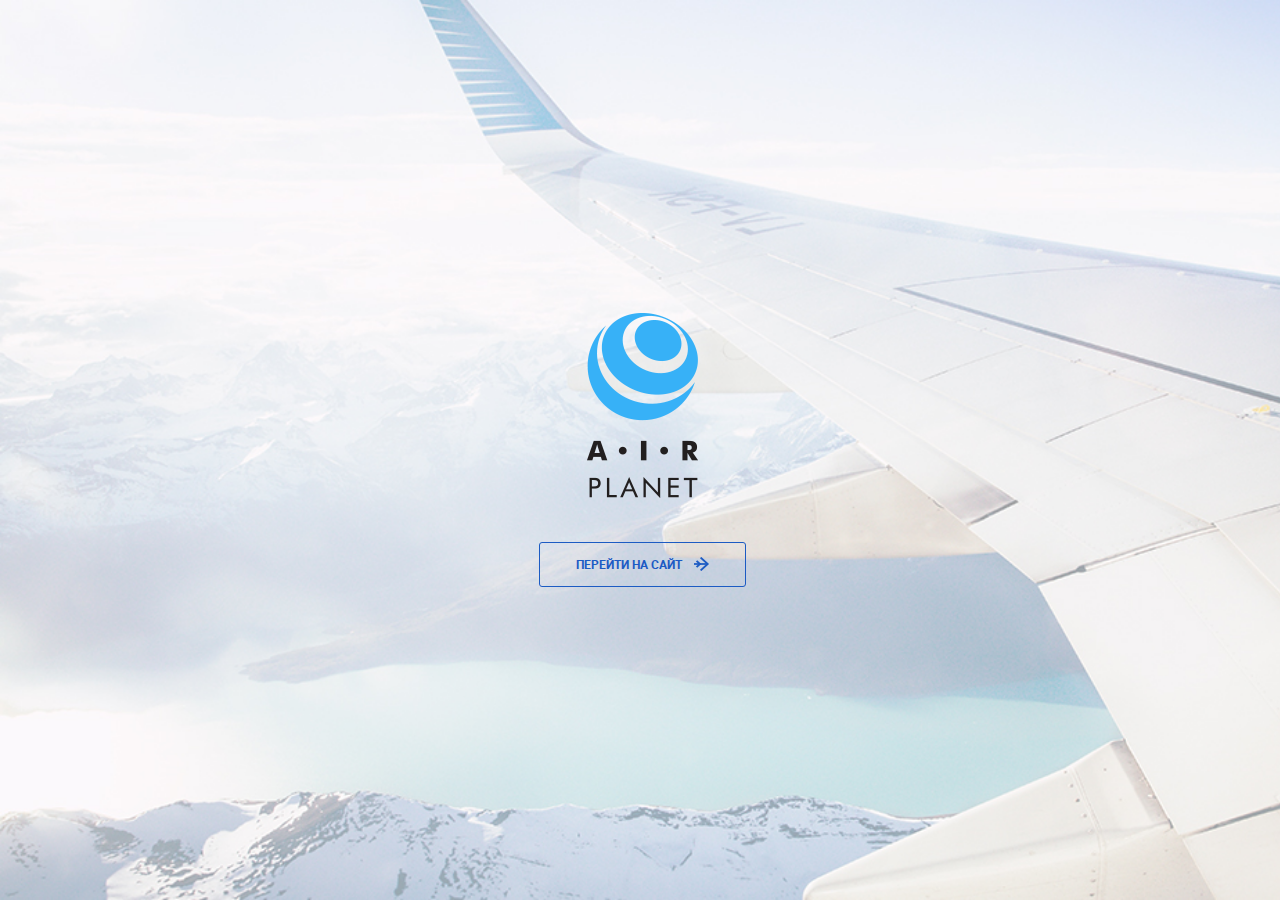
<file: index.html>
<!DOCTYPE html>
<html lang="ru">
<head>
	<meta charset="UTF-8">
	<title>AIR PLANET</title>
	<link rel="apple-touch-icon" sizes="180x180" href="/apple-touch-icon.png">
	<link rel="icon" type="image/png" sizes="32x32" href="./favicon/favicon-32x32.png">
	<link rel="icon" type="image/png" sizes="16x16" href="./favicon/favicon-16x16.png">
	<link rel="manifest" href="./favicon/site.webmanifest">
	<link rel="mask-icon" href="./favicon/safari-pinned-tab.svg" color="#5bbad5">
	<meta name="msapplication-TileColor" content="#da532c">
	<meta name="theme-color" content="#ffffff">
	<link rel="stylesheet" href="css/normalize.css">
	<link rel="stylesheet" href="css/style.css">
	
</head>
<body>
	<div class="wraper__intro">
		
		<div class="fon">
			
			<div class="intro__content">
				<div class="intro__logo"></div>
				<a href="main.html" class="intro__button">
					<span class="intro__button__word">Перейти на сайт</span>
				<div class="intro__button__icon-main"></div>
				</a>
			</div>
		</div>
		
		
	</div>
</body>
</html>
</file>
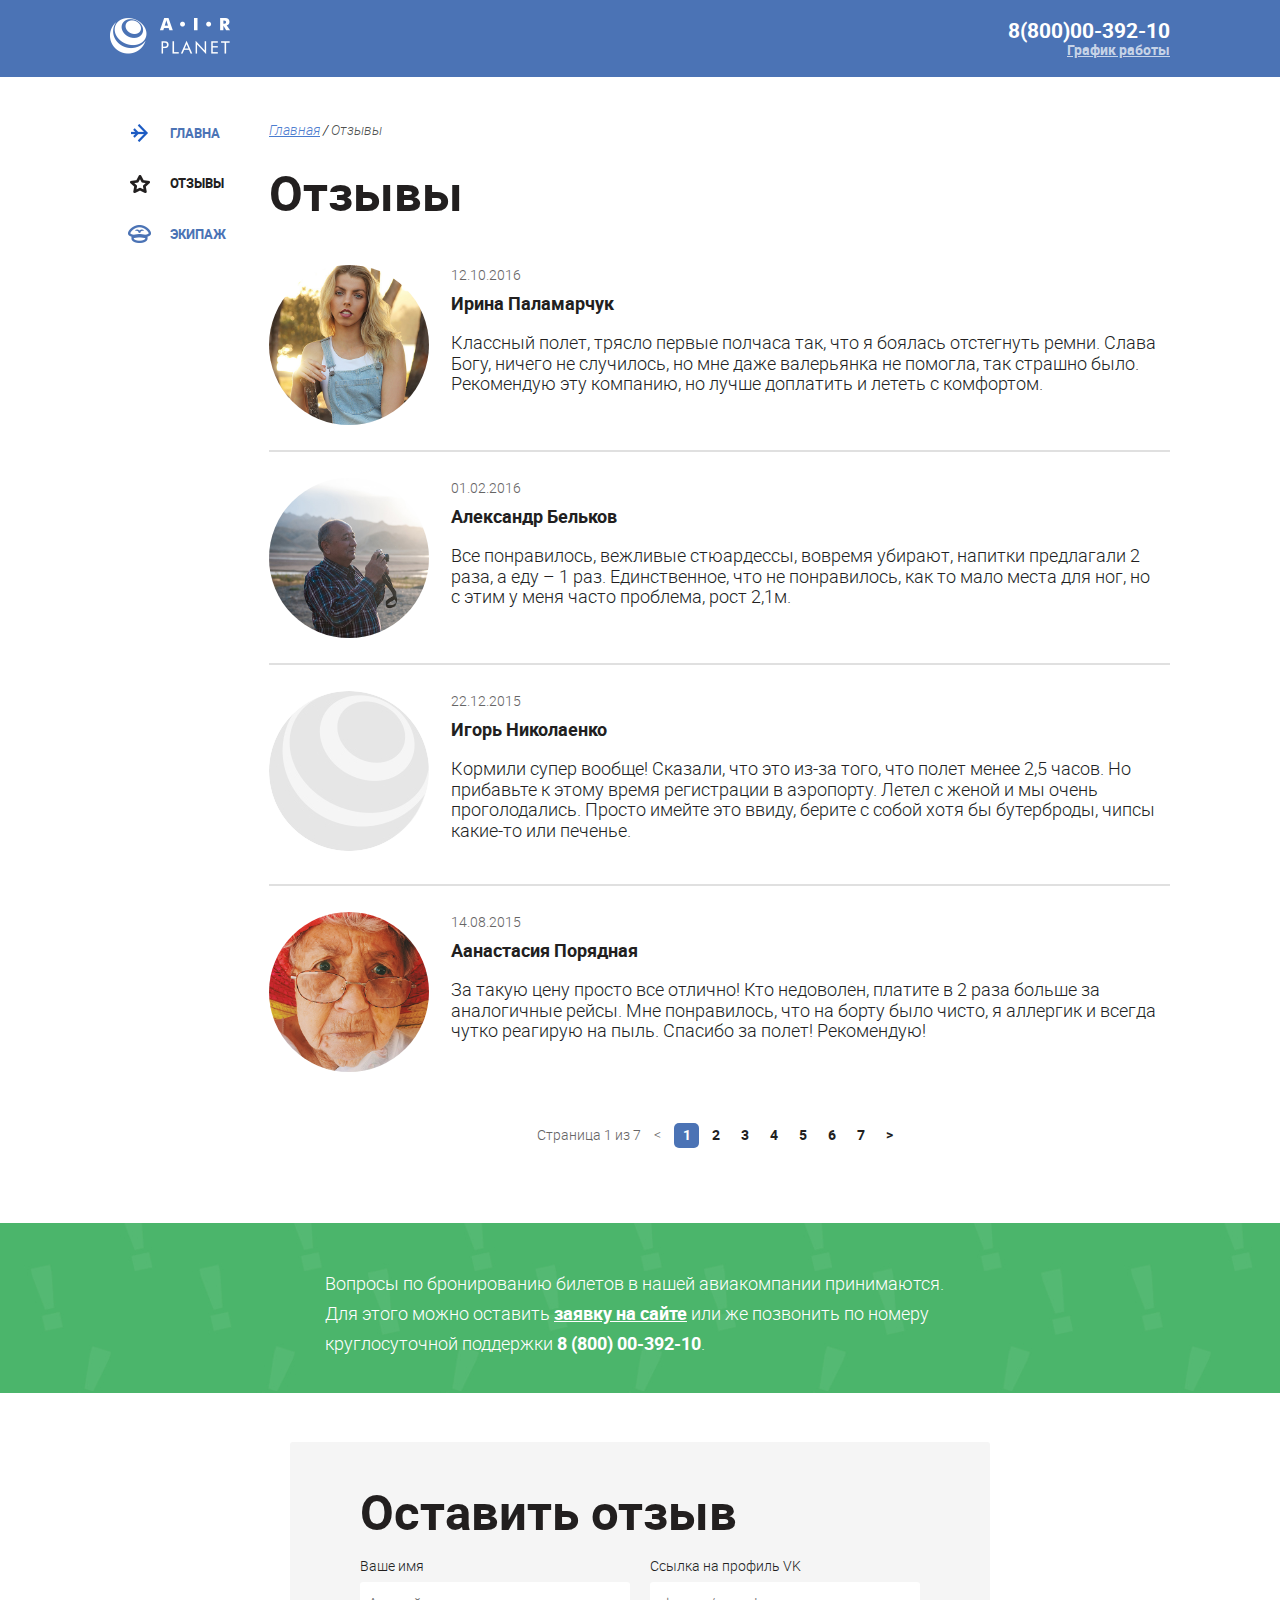
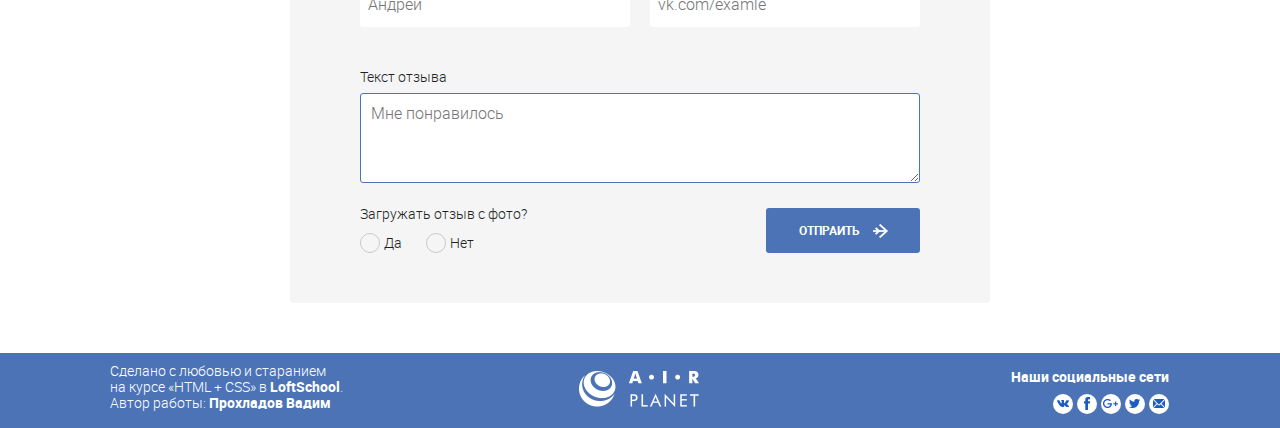
<file: feed.html>
<!DOCTYPE html>
<html lang="ru">
<head>
	<meta charset="UTF-8">
	<title>AIR PLANET</title>
	<link rel="apple-touch-icon" sizes="180x180" href="/apple-touch-icon.png">
	<link rel="icon" type="image/png" sizes="32x32" href="./favicon/favicon-32x32.png">
	<link rel="icon" type="image/png" sizes="16x16" href="./favicon/favicon-16x16.png">
	<link rel="manifest" href="./favicon/site.webmanifest">
	<link rel="mask-icon" href="./favicon/safari-pinned-tab.svg" color="#5bbad5">
	<meta name="msapplication-TileColor" content="#da532c">
	<meta name="theme-color" content="#ffffff">
	<link rel="stylesheet" href="css/normalize.css">
	<link rel="stylesheet" href="css/style.css">
	
</head>
<body>
	<div class="wraper">
		<div class="container">
			<header class="head">
				<div class="head__container clerfix">
					
				
					<div class="head__col">
						<a href="" class="logo-head">
							<img class="logo__picture" src="img/logo_header.png" alt="AIR PLANET">
						</a>
					</div>
					<div class="head__col head__col--right">
						<div class="contacts">
							<a href="tel: +78000039210" class="contacts__telefon">8(800)00-392-10</a>
							<div class="contacts__dropdow">График работы
								<section title="график работы" class="dropdown">
									<div class="dropdown__wrap">
										<div class="dropdown__triangel"></div>
										<h3 class="dropdown__time">пн-вс: 09:00-20:00</h3>
										<h3 class="dropdown__dinner">обед: 14:00-14:30</h3>
									</div>
								</section>
							</div>
						</div>
						</div>
				</div>			

								
				
			</header>
			<div class="main-content clerfix">

				<aside class="sidebar">
					<ul class="menu">
						<li class="menu__item">
							<a href="main.html" class="menu__link">
							<div class="menu__img-main"></div>
							<span class="menu__word">Главна</span>
							</a>
						</li>
						<li class="menu__item">
							<a href="#" class="menu__link menu__link--active">
							<div class="menu__img-feed menu__img-feed--active"></div>
							<span class="menu__word">Отзывы</span>
							</a>
						</li>
						<li class="menu__item">
							<a href="team.html" class="menu__link">
							<div class="menu__img-team"></div>
							<span class="menu__word">Экипаж</span>
							</a>
						</li>
					</ul>
				</aside>

				<div class="right-content">
					<nav class="breadcrumbs">
						<ul class="breadcrumbs__list">
							<li class="breadcrumbs__item">
									<a href="main.html" class="breadcrumbs__link">Главная</a>
							</li>
							<li class="breadcrumbs__item">
									<span  class="breadcrumbs__link breadcrumbs__link--active">Отзывы</span>
							</li>
						</ul>
					</nav>
					
					<article class="feed">
						<h2 class="h2 h2--feed">Отзывы</h2>

						<ul class="feed__list">
							<li class="feed__item">
								<img src="img/feed/telka.jpg" alt="Ирина Паламарчук" class="feed__img">
								<div class="feed__rigtcol">
									<time class="feed__date">12.10.2016</time>
									<h3 class="feed__name">Ирина Паламарчук</h3>
									<p class="feed__description">Классный полет, трясло первые полчаса так, что я боялась отстегнуть ремни. Слава Богу, ничего не случилось, но мне даже валерьянка не помогла, так страшно было. Рекомендую эту компанию, но лучше доплатить и лететь с комфортом.</p>
								</div>
								
							</li>
							<li class="feed__item">
								<img src="img/feed/dedok.jpg" alt="Александр Бельков" class="feed__img">
								<div class="feed__rigtcol">
									<time class="feed__date">01.02.2016</time>
									<h3 class="feed__name">Александр Бельков</h3>
									<p class="feed__description">Все понравилось, вежливые стюардессы, вовремя убирают, напитки предлагали 2 раза, а еду – 1 раз. Единственное, что не понравилось, как то мало места для ног, но с этим у меня часто проблема, рост 2,1м.</p>
								</div>
								
							</li>
							<li class="feed__item">
								<img src="img/feed/Vector Smart Object.jpg" alt="Игорь Николаенко" class="feed__img">
								<div class="feed__rigtcol">
									<time class="feed__date">22.12.2015</time>
									<h3 class="feed__name">Игорь Николаенко</h3>
									<p class="feed__description">Кормили супер вообще! Сказали, что это из-за того, что полет менее 2,5 часов. Но прибавьте к этому время регистрации в аэропорту. Летел с женой и мы очень проголодались. Просто имейте это ввиду, берите с собой хотя бы бутерброды, чипсы какие-то или печенье.</p>
								</div>
								
							</li>
							<li class="feed__item">
								<img src="img/feed/anasnasiya.jpg" alt="Анастасия Порядная" class="feed__img">
								<div class="feed__rigtcol">
									<time class="feed__date">14.08.2015</time>
									<h3 class="feed__name">Аанастасия Порядная</h3>
									<p class="feed__description">За такую цену просто все отлично! Кто недоволен, платите в 2 раза больше за аналогичные рейсы. Мне понравилось, что на борту было чисто, я аллергик и всегда чутко реагирую на пыль. Спасибо за полет! Рекомендую!</p>
								</div>
								
							</li>
						</ul>
					</article>

					<nav class="nav nav__feed">
					<span class="nav__total">Страница 1 из 7</span>
					<ul class="nav__list">
						<li class="nav__item">
							<a href="#" class="nav__link nav__link--left" >
								<
							</a>
						</li>
						<li class="nav__item">
							<span href="#" class="nav__link nav__link--active">
								1
							</span>
						</li>
						<li class="nav__item">
							<a href="#" class="nav__link">
								2
							</a>
						</li>
						<li class="nav__item">
							<a href="#" class="nav__link">
								3
							</a>
						</li>
						<li class="nav__item">
							<a href="#" class="nav__link">
								4
							</a>
						</li>
						<li class="nav__item">
							<a href="#" class="nav__link">
								5
							</a>
						</li>
						<li class="nav__item">
							<a href="#" class="nav__link">
								6
							</a>
						</li>
						<li class="nav__item">
							<a href="#" class="nav__link">
								7
							</a>
						</li>
						<li class="nav__item">
							<a href="#" class="nav__link">
								>
							</a>
						</li>
					</ul>
					</nav>
					
					
				</div>
				
			</div>
			<div class="ecvator">
				<article class="ecvator__inf">
					<p class="ecvator__text">Вопросы по бронированию билетов в нашей авиакомпании принимаются. Для этого можно оставить <a href="#" class="contacts-ecvator contacts-ecvator--site">заявку на сайте</a> или же позвонить по номеру круглосуточной поддержки <a href="tel: +78000039210" class="contacts-ecvator">8 (800) 00-392-10</a>.</p>
				</article>
			</div>

			<section title="Форма отзыва" class="form">
				<form action="" class="form__feed">

					<h2 class="form__h2">Оставить отзыв</h2>

					<div class="form__block">
						<label class="form__label" for="name">Ваше имя</label><br>
						<input class="form__name" type="text" id="name"  placeholder="Андрей">
					</div>
					<div class="form__block form__block-right">
						<label class="form__label" for="vk-link">Ссылка на профиль VK</label><br>
						<input class="form__name form__name--vk" type="text" id="vk-link" placeholder="vk.com/examle">
					</div>
					<label class="form__label form__label--area" for="feed">Текст отзыва</label><br>
					<textarea class="form__name form__name--area" type="" id="feed" placeholder="Мне понравилось"></textarea>	
					<h3 class="form__h3">Загружать отзыв с фото?</h3>

					<label class="label" for="yes" >
						<input class="radio radio--yes" type="radio" name="radio" id="yes">
						<span class="check check--yes"></span>
						<span class="text">Да</span>
					</label>
					<label class="label label--right" for="no">
						<input class="radio radio--no" type="radio" name="radio" id="no">
						<span class="check check--no"></span>
						<span class="text text--no">Нет</span>
					</label>
					<button class="form__button" type="submit">
						<span class="form__word-button">Отпраить</span>
						<div class="form__img-button"></div> 
					</button>

				</form>
			</section>
			<footer class="footer">
						<div class="footer__container clerfix">

							<div class="footer__col footer__col--left">
								<span class="footer__inf">Сделано с любовью и старанием <br> на курсе «HTML + CSS» в <b>LoftSchool</b>. <br> Автор работы: <b>Прохладов Вадим</b>
								</span>
							</div>

							<div class="footer__col footer__col--middle">
								<a href="#" class="footer__logo-link">
									<img src="img/logo_header.png" alt="AIR PLANET" class="footer__logo">
								</a>
								
							</div>
							<div class="footer__col footer__col--right">
								<span class="footer__social-net">Наши социальные сети</span>
								<ul class="footer__list">
									<li class="footer__item">
										<a href="#" class="footer__link-social footer__link-social--vk"></a>
									</li>
									<li class="footer__item">
										<a href="#" class="footer__link-social footer__link-social--fb"></a>
									</li>
									<li class="footer__item">
										<a href="#" class="footer__link-social footer__link-social--google"></a>
									</li>
									<li class="footer__item">
										<a href="#" class="footer__link-social footer__link-social--tw"></a>
									</li>
									<li class="footer__item">
										<a href="#" class="footer__link-social footer__link-social--mail"></a>
									</li>
									
									
								</ul>
							</div>
						</div>
					</footer>
		</div>
	</div>
	
</body>
</html>
</file>
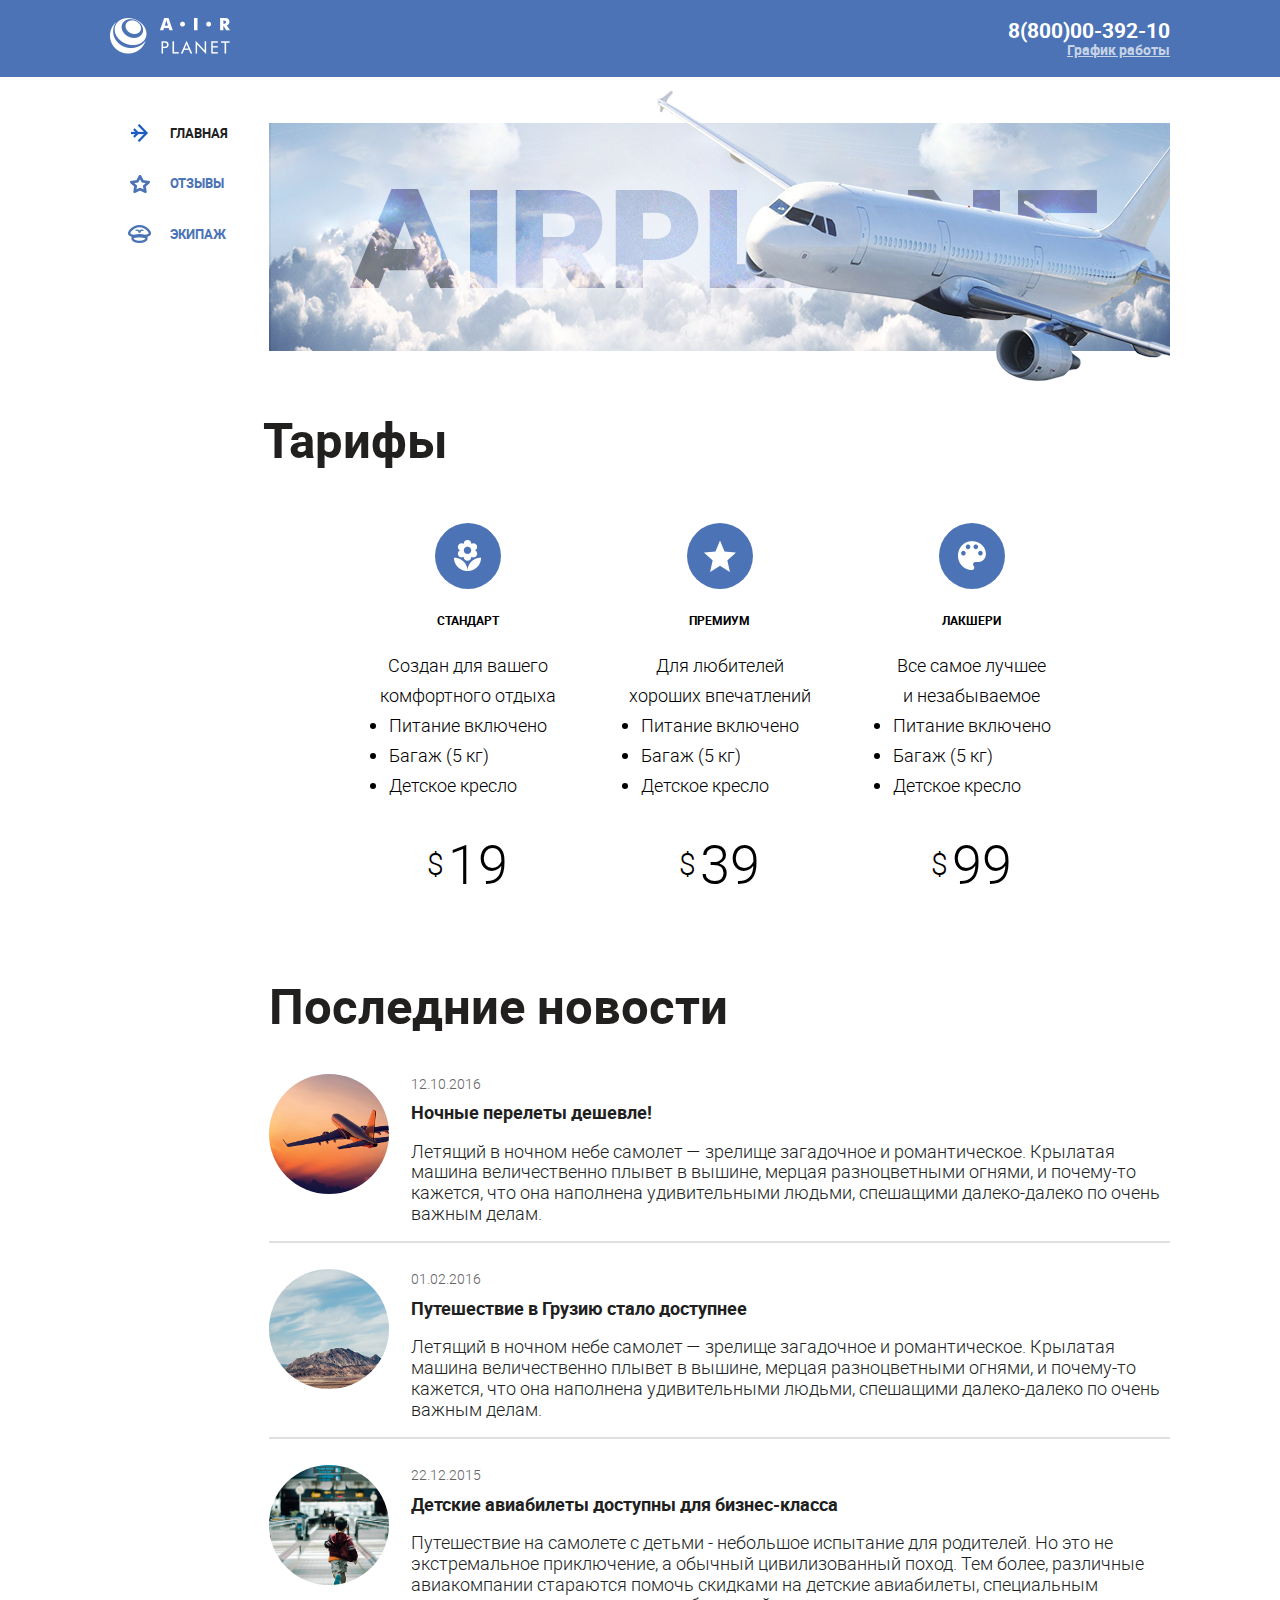
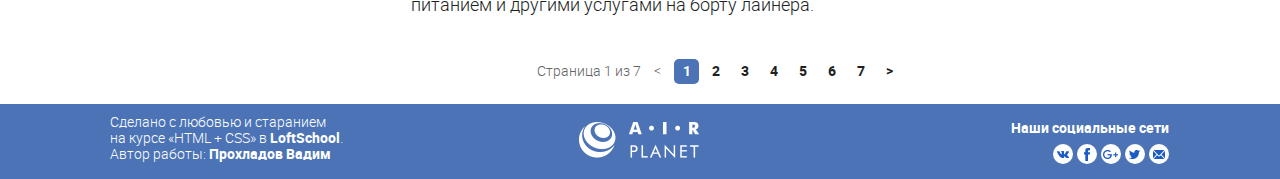
<file: indexre.html>
<!DOCTYPE html>
<html lang="en">
<head>
	<meta charset="UTF-8">
	<title>AIR PLANET</title>
	<link rel="apple-touch-icon" sizes="180x180" href="/apple-touch-icon.png">
	<link rel="icon" type="image/png" sizes="32x32" href="./favicon/favicon-32x32.png">
	<link rel="icon" type="image/png" sizes="16x16" href="./favicon/favicon-16x16.png">
	<link rel="manifest" href="./favicon/site.webmanifest">
	<link rel="mask-icon" href="./favicon/safari-pinned-tab.svg" color="#5bbad5">
	<meta name="msapplication-TileColor" content="#da532c">
	<meta name="theme-color" content="#ffffff">
	<link rel="stylesheet" href="css/style.css">
	<link rel="stylesheet" href="css/normalize.css">
</head>
<body>
	<div class="wraper">
		<div class="container">
			<header class="head">
				<div class="head__container clerfix">
					
				
					<div class="head__col">
						<a href="" class="logo-head">
							<img class="logo__picture" src="img/logo_header.png" alt="AIR PLANET">
						</a>
					</div>
					<div class="head__col head__col--right">
						<div class="contacts">
							<a href="tel: +78000039210" class="contacts__telefon">8(800)00-392-10</a>
							<div class="contacts__dropdow">График работы</div>
						</div>
						</div>
				</div>			

								<!-- <div class="head__pop-up"> 
								 	<h3 class="head__time">пн-вс: 09:00-20:00</h3>
								 	<h3 class="head__dinner">обед: 14:00-14:30</h3>
								 </div> --> 
				
			</header>
			<div class="main-content clerfix">

				<aside class="sidebar">
					<ul class="menu">
						<li class="menu__item">
							<a href="#" class="menu__link menu__link--active">
							<div class="menu__img-main"></div>
							<span class="menu__word">ГЛАВНАЯ</span>
							</a>
						</li>
						<li class="menu__item">
							<a href="#" class="menu__link">
							<div class="menu__img-feed"></div>
							<span class="menu__word">ОТЗЫВЫ</span>
							</a>
						</li>
						<li class="menu__item">
							<a href="#" class="menu__link">
							<div class="menu__img-team"></div>
							<span class="menu__word">ЭКИПАЖ</span>
							</a>
						</li>
					</ul>
				</aside>

				<div class="right-content">
					<div class="banner">
						<img src="img/banner.png" alt="banner" class="banner__img">
					</div>
					<article class="rates">
						
						<h1 class="h1__rates">Тарифы</h1>
						<ul class="rates__list">
							<li class="rates__item">
							<div class="rates__icon rates__icon--standart"></div>
							<h2 class="rates__name">СТАНДАРТ</h2>
							<span class="rates__description">Создан для вашего<br> комфортного отдыха</span>

							<ul class="rates__option">
								<li class="rates__option-list">Питание включено</li>
								<li class="rates__option-list">Багаж (5 кг)</li>
								<li class="rates__option-list">Детское кресло</li>
							</ul>

							<div class="rates__price">
								<span class="rates__baks">&#36;</span>
								<span class="rates__num">19</span>
							</div>
						</li>
						<li class="rates__item">
							<div class="rates__icon rates__icon--favorite"></div>
							<h2 class="rates__name">ПРЕМИУМ</h2>
							<span class="rates__description">Для любителей<br> хороших впечатлений</span>

							<ul class="rates__option">
								<li class="rates__option-list">Питание включено</li>
								<li class="rates__option-list">Багаж (5 кг)</li>
								<li class="rates__option-list">Детское кресло</li>
							</ul>
							<div class="rates__price">
								<span class="rates__baks">&#36;</span>
								<span class="rates__num">39</span>
							</div>

							
						</li>
						<li class="rates__item">
							<div class="rates__icon rates__icon--luxury"></div>
							<h2 class="rates__name">ЛАКШЕРИ</h2>
							<span class="rates__description">Все самое лучшее<br> и незабываемое</span>

							<ul class="rates__option">
								<li class="rates__option-list">Питание включено</li>
								<li class="rates__option-list">Багаж (5 кг)</li>
								<li class="rates__option-list">Детское кресло</li>
							</ul>

							<div class="rates__price">
								<span class="rates__baks">&#36;</span>
								<span class="rates__num">99</span>
							</div>
						</li>
						</ul>
					</article>
					<article class="news">
						<h2 class="h2">Последние новости</h2>

						<ul class="news__list">
							<li class="news__item">
								<img src="img/news/planeflying.jpg" alt="AIR BUS" class="news__img">
								<div class="news__rigtcol">
									<time class="news__date">12.10.2016</time>
									<h3 class="news__name">Ночные перелеты дешевле!</h3>
									<p class="news__description">Летящий в ночном небе самолет — зрелище загадочное и романтическое. Крылатая машина величественно плывет в вышине, мерцая разноцветными огнями, и почему-то кажется, что она наполнена удивительными людьми, спешащими далеко-далеко по очень важным делам.</p>
								</div>
								
							</li>
							<li class="news__item">
								<img src="img/news/Photo.jpg" alt="MOUNTIN" class="news__img">
								<div class="news__rigtcol">
									<time class="news__date">01.02.2016</time>
									<h3 class="news__name">Путешествие в Грузию стало доступнее</h3>
									<p class="news__description">Летящий в ночном небе самолет — зрелище загадочное и романтическое. Крылатая машина величественно плывет в вышине, мерцая разноцветными огнями, и почему-то кажется, что она наполнена удивительными людьми, спешащими далеко-далеко по очень важным делам.</p>
								</div>
								
							</li>
							<li class="news__item">
								<img src="img/news/Layer 5.jpg" alt="CHILD TICKET" class="news__img">
								<div class="news__rigtcol">
									<time class="news__date">22.12.2015</time>
									<h3 class="news__name">Детские авиабилеты доступны для бизнес-класса</h3>
									<p class="news__description">Путешествие на самолете с детьми - небольшое испытание для родителей. Но это не экстремальное приключение, а обычный цивилизованный поход. Тем более, различные авиакомпании стараются помочь скидками на детские авиабилеты, специальным питанием и другими услугами на борту лайнера.</p>
								</div>
								
							</li>
						</ul>
					</article>

					<nav class="nav">
					<span class="nav__total">Страница 1 из 7</span>
					<ul class="nav__list">
						<li class="nav__item">
							<a href="#" class="nav__link nav__link--left" >
								<
							</a>
						</li>
						<li class="nav__item">
							<span href="#" class="nav__link nav__link--active">
								1
							</span>
						</li>
						<li class="nav__item">
							<a href="#" class="nav__link">
								2
							</a>
						</li>
						<li class="nav__item">
							<a href="#" class="nav__link">
								3
							</a>
						</li>
						<li class="nav__item">
							<a href="#" class="nav__link">
								4
							</a>
						</li>
						<li class="nav__item">
							<a href="#" class="nav__link">
								5
							</a>
						</li>
						<li class="nav__item">
							<a href="#" class="nav__link">
								6
							</a>
						</li>
						<li class="nav__item">
							<a href="#" class="nav__link">
								7
							</a>
						</li>
						<li class="nav__item">
							<a href="#" class="nav__link">
								>
							</a>
						</li>
					</ul>
					</nav>
					
					
				</div>
				
			</div>
			<footer class="footer">
						<div class="footer__container clerfix">

							<div class="footer__col footer__col--left">
								<span class="footer__inf">Сделано с любовью и старанием <br> на курсе «HTML + CSS» в <b>LoftSchool</b>. <br> Автор работы: <b>Прохладов Вадим</b>
								</span>
							</div>

							<div class="footer__col footer__col--middle">
								<a href="#" class="footer__logo-link">
									<img src="img/logo_header.png" alt="AIR PLANET" class="footer__logo">
								</a>
								
							</div>
							<div class="footer__col footer__col--right">
								<span class="footer__social-net">Наши социальные сети</span>
								<ul class="footer__list">
									<li class="footer__item">
										<a href="#" class="footer__link-social footer__link-social--vk"></a>
									</li>
									<li class="footer__item">
										<a href="#" class="footer__link-social footer__link-social--fb"></a>
									</li>
									<li class="footer__item">
										<a href="#" class="footer__link-social footer__link-social--google"></a>
									</li>
									<li class="footer__item">
										<a href="#" class="footer__link-social footer__link-social--tw"></a>
									</li>
									<li class="footer__item">
										<a href="#" class="footer__link-social footer__link-social--mail"></a>
									</li>
									
									
								</ul>
							</div>
						</div>
					</footer>
		</div>
	</div>
	
</body>
</html>
</file>
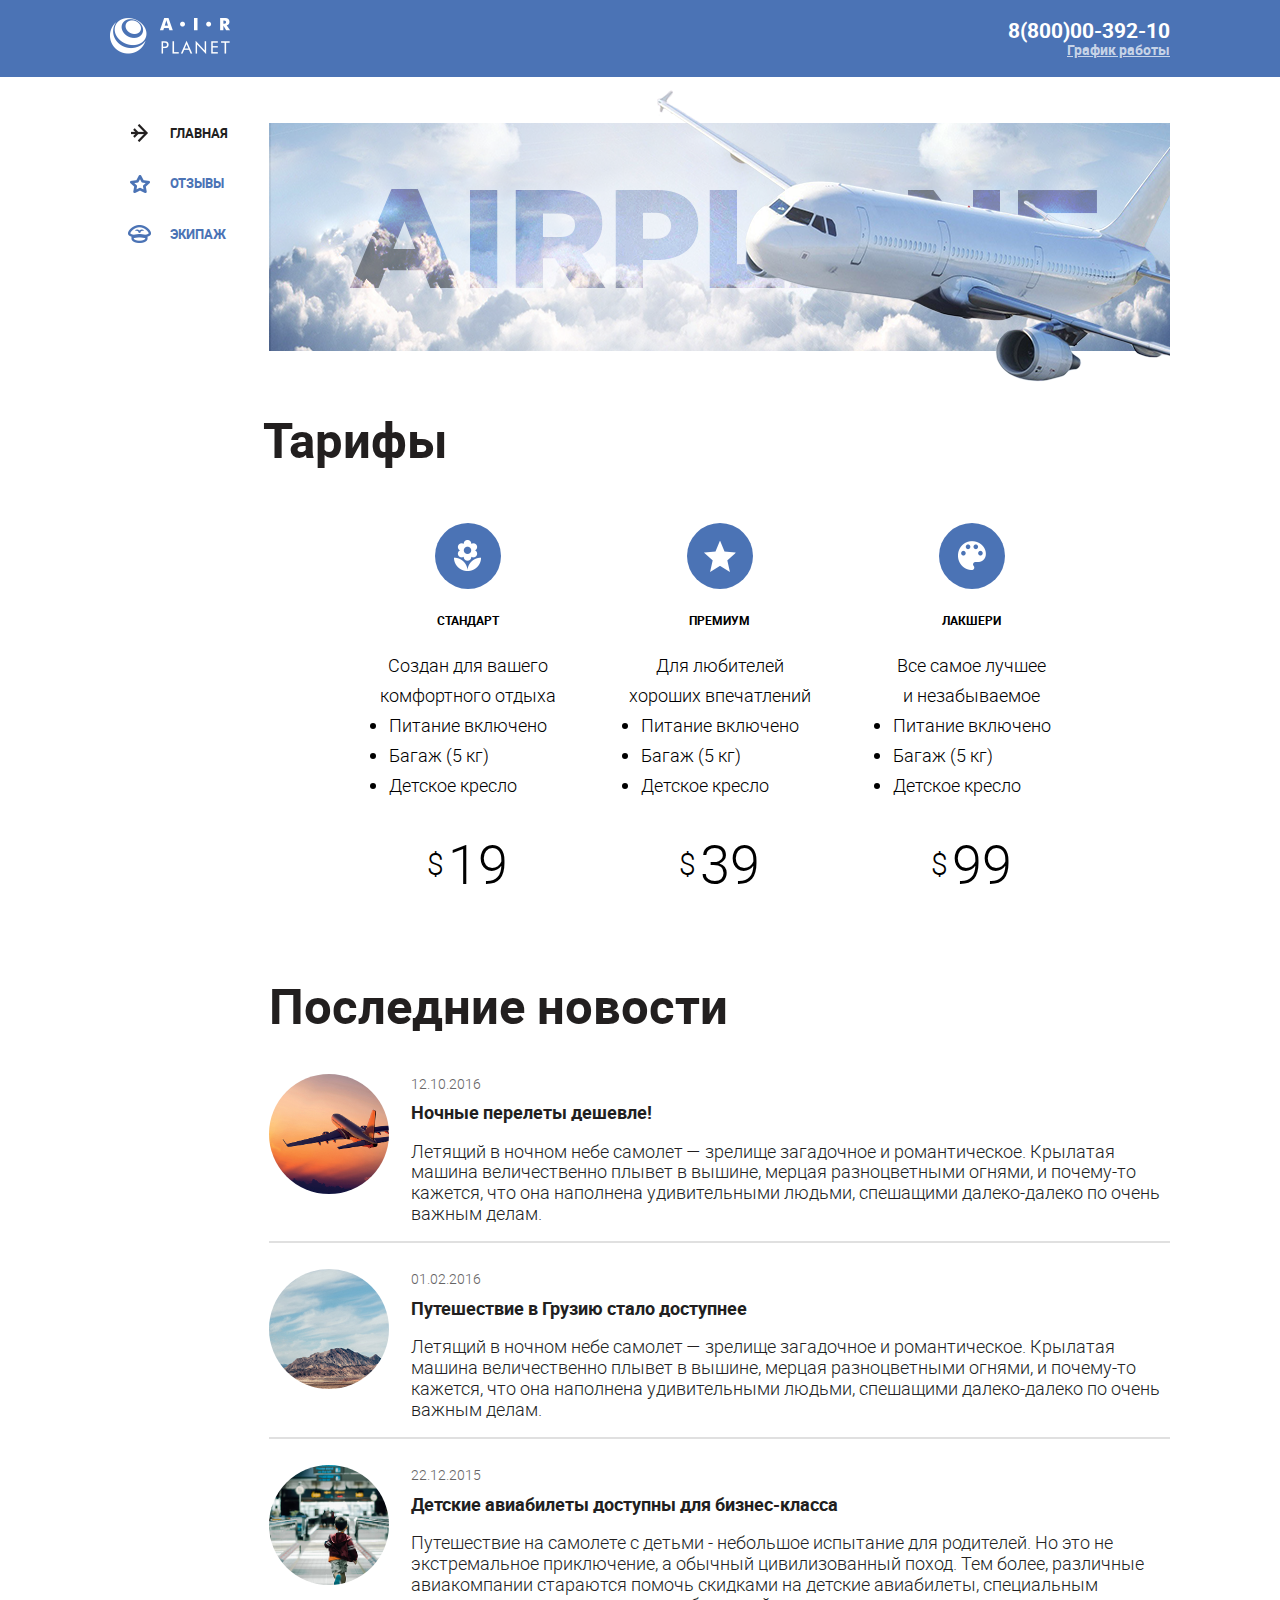
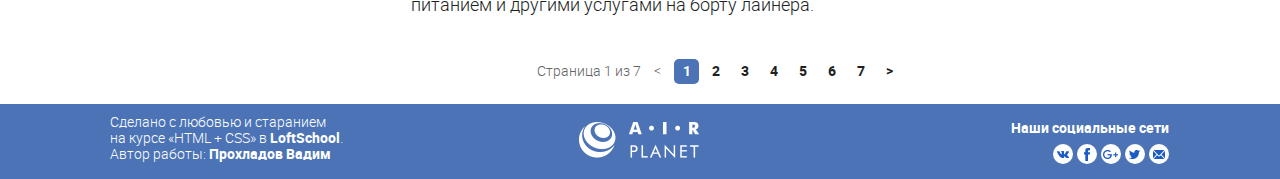
<file: main.html>
<!DOCTYPE html>
<html lang="ru">
<head>
	<meta charset="UTF-8">
	<title>AIR PLANET</title>
	<link rel="apple-touch-icon" sizes="180x180" href="/apple-touch-icon.png">
	<link rel="icon" type="image/png" sizes="32x32" href="./favicon/favicon-32x32.png">
	<link rel="icon" type="image/png" sizes="16x16" href="./favicon/favicon-16x16.png">
	<link rel="manifest" href="./favicon/site.webmanifest">
	<link rel="mask-icon" href="./favicon/safari-pinned-tab.svg" color="#5bbad5">
	<meta name="msapplication-TileColor" content="#da532c">
	<meta name="theme-color" content="#ffffff">
	<link rel="stylesheet" href="css/normalize.css">
	<link rel="stylesheet" href="css/style.css">

</head>
<body>
	<div class="wraper">
		<div class="container">
			<header class="head">
				<div class="head__container clerfix">
					
				
					<div class="head__col">
						<a href="" class="logo-head">
							<img class="logo__picture" src="img/logo_header.png" alt="AIR PLANET">
						</a>
					</div>
					<div class="head__col head__col--right">
						<div class="contacts">
							<a href="tel: +78000039210" class="contacts__telefon">8(800)00-392-10</a>
							<div class="contacts__dropdow">График работы
								
								<section title="график работы" class="dropdown">
									<div class="dropdown__wrap">
										<div class="dropdown__triangel"></div>
										<h3 class="dropdown__time">пн-вс: 09:00-20:00</h3>
										<h3 class="dropdown__dinner">обед: 14:00-14:30</h3>
									</div>
								</section>

							</div>
						</div>
						</div>
				</div>			

								<!-- <div class="head__pop-up"> 
								 	<h3 class="head__time">пн-вс: 09:00-20:00</h3>
								 	<h3 class="head__dinner">обед: 14:00-14:30</h3>
								 </div> --> 
				
			</header>
			
			<div class="main-content clerfix">

				<aside class="sidebar">
					<ul class="menu">
						<li class="menu__item">
							<a href="#" class="menu__link menu__link--active">
							<div class="menu__img-main menu__img-main--active"></div>
							<span class="menu__word">Главная</span>
							</a>
						</li>
						<li class="menu__item">
							<a href="feed.html" class="menu__link">
							<div class="menu__img-feed"></div>
							<span class="menu__word">Отзывы</span>
							</a>
						</li>
						<li class="menu__item">
							<a href="team.html" class="menu__link">
							<div class="menu__img-team"></div>
							<span class="menu__word">Экипаж</span>
							</a>
						</li>
					</ul>
				</aside>

				<div class="right-content">
					<div class="banner">
						<img src="img/banner.png" alt="banner" class="banner__img">
					</div>
					<article class="rates">
						
						<h1 class="h1__rates">Тарифы</h1>
						<ul class="rates__list">
							<li class="rates__item">
							<div class="rates__icon rates__icon--standart"></div>
							<h2 class="rates__name">СТАНДАРТ</h2>
							<span class="rates__description">Создан для вашего<br> комфортного отдыха</span>

							<ul class="rates__option">
								<li class="rates__option-list">Питание включено</li>
								<li class="rates__option-list">Багаж (5 кг)</li>
								<li class="rates__option-list">Детское кресло</li>
							</ul>

							<div class="rates__price">
								<span class="rates__baks">&#36;</span>
								<span class="rates__num">19</span>
							</div>
						</li>
						<li class="rates__item">
							<div class="rates__icon rates__icon--favorite"></div>
							<h2 class="rates__name">ПРЕМИУМ</h2>
							<span class="rates__description">Для любителей<br> хороших впечатлений</span>

							<ul class="rates__option">
								<li class="rates__option-list">Питание включено</li>
								<li class="rates__option-list">Багаж (5 кг)</li>
								<li class="rates__option-list">Детское кресло</li>
							</ul>
							<div class="rates__price">
								<span class="rates__baks">&#36;</span>
								<span class="rates__num">39</span>
							</div>

							
						</li>
						<li class="rates__item">
							<div class="rates__icon rates__icon--luxury"></div>
							<h2 class="rates__name">ЛАКШЕРИ</h2>
							<span class="rates__description">Все самое лучшее<br> и незабываемое</span>

							<ul class="rates__option">
								<li class="rates__option-list">Питание включено</li>
								<li class="rates__option-list">Багаж (5 кг)</li>
								<li class="rates__option-list">Детское кресло</li>
							</ul>

							<div class="rates__price">
								<span class="rates__baks">&#36;</span>
								<span class="rates__num">99</span>
							</div>
						</li>
						</ul>
					</article>
					<article class="news">
						<h2 class="h2">Последние новости</h2>

						<ul class="news__list">
							<li class="news__item">
								<img src="img/news/planeflying.jpg" alt="AIR BUS" class="news__img">
								<div class="news__rigtcol">
									<time class="news__date">12.10.2016</time>
									<h3 class="news__name">Ночные перелеты дешевле!</h3>
									<p class="news__description">Летящий в ночном небе самолет — зрелище загадочное и романтическое. Крылатая машина величественно плывет в вышине, мерцая разноцветными огнями, и почему-то кажется, что она наполнена удивительными людьми, спешащими далеко-далеко по очень важным делам.</p>
								</div>
								
							</li>
							<li class="news__item">
								<img src="img/news/Photo.jpg" alt="MOUNTIN" class="news__img">
								<div class="news__rigtcol">
									<time class="news__date">01.02.2016</time>
									<h3 class="news__name">Путешествие в Грузию стало доступнее</h3>
									<p class="news__description">Летящий в ночном небе самолет — зрелище загадочное и романтическое. Крылатая машина величественно плывет в вышине, мерцая разноцветными огнями, и почему-то кажется, что она наполнена удивительными людьми, спешащими далеко-далеко по очень важным делам.</p>
								</div>
								
							</li>
							<li class="news__item">
								<img src="img/news/Layer 5.jpg" alt="CHILD TICKET" class="news__img">
								<div class="news__rigtcol">
									<time class="news__date">22.12.2015</time>
									<h3 class="news__name">Детские авиабилеты доступны для бизнес-класса</h3>
									<p class="news__description">Путешествие на самолете с детьми - небольшое испытание для родителей. Но это не экстремальное приключение, а обычный цивилизованный поход. Тем более, различные авиакомпании стараются помочь скидками на детские авиабилеты, специальным питанием и другими услугами на борту лайнера.</p>
								</div>
								
							</li>
						</ul>
					</article>

					<nav class="nav">
					<span class="nav__total">Страница 1 из 7</span>
					<ul class="nav__list">
						<li class="nav__item">
							<a href="#" class="nav__link nav__link--left" >
								<
							</a>
						</li>
						<li class="nav__item">
							<span href="#" class="nav__link nav__link--active">
								1
							</span>
						</li>
						<li class="nav__item">
							<a href="#" class="nav__link">
								2
							</a>
						</li>
						<li class="nav__item">
							<a href="#" class="nav__link">
								3
							</a>
						</li>
						<li class="nav__item">
							<a href="#" class="nav__link">
								4
							</a>
						</li>
						<li class="nav__item">
							<a href="#" class="nav__link">
								5
							</a>
						</li>
						<li class="nav__item">
							<a href="#" class="nav__link">
								6
							</a>
						</li>
						<li class="nav__item">
							<a href="#" class="nav__link">
								7
							</a>
						</li>
						<li class="nav__item">
							<a href="#" class="nav__link">
								>
							</a>
						</li>
					</ul>
					</nav>
					
					
				</div>
				
			</div>
			<footer class="footer">
						<div class="footer__container clerfix">

							<div class="footer__col footer__col--left">
								<span class="footer__inf">Сделано с любовью и старанием <br> на курсе «HTML + CSS» в <b>LoftSchool</b>. <br> Автор работы: <b>Прохладов Вадим</b>
								</span>
							</div>

							<div class="footer__col footer__col--middle">
								<a href="#" class="footer__logo-link">
									<img src="img/logo_header.png" alt="AIR PLANET" class="footer__logo">
								</a>
								
							</div>
							<div class="footer__col footer__col--right">
								<span class="footer__social-net">Наши социальные сети</span>
								<ul class="footer__list">
									<li class="footer__item">
										<a href="#" class="footer__link-social footer__link-social--vk"></a>
									</li>
									<li class="footer__item">
										<a href="#" class="footer__link-social footer__link-social--fb"></a>
									</li>
									<li class="footer__item">
										<a href="#" class="footer__link-social footer__link-social--google"></a>
									</li>
									<li class="footer__item">
										<a href="#" class="footer__link-social footer__link-social--tw"></a>
									</li>
									<li class="footer__item">
										<a href="#" class="footer__link-social footer__link-social--mail"></a>
									</li>
									
									
								</ul>
							</div>
						</div>
					</footer>
		</div>
	</div>
	
</body>
</html>
</file>
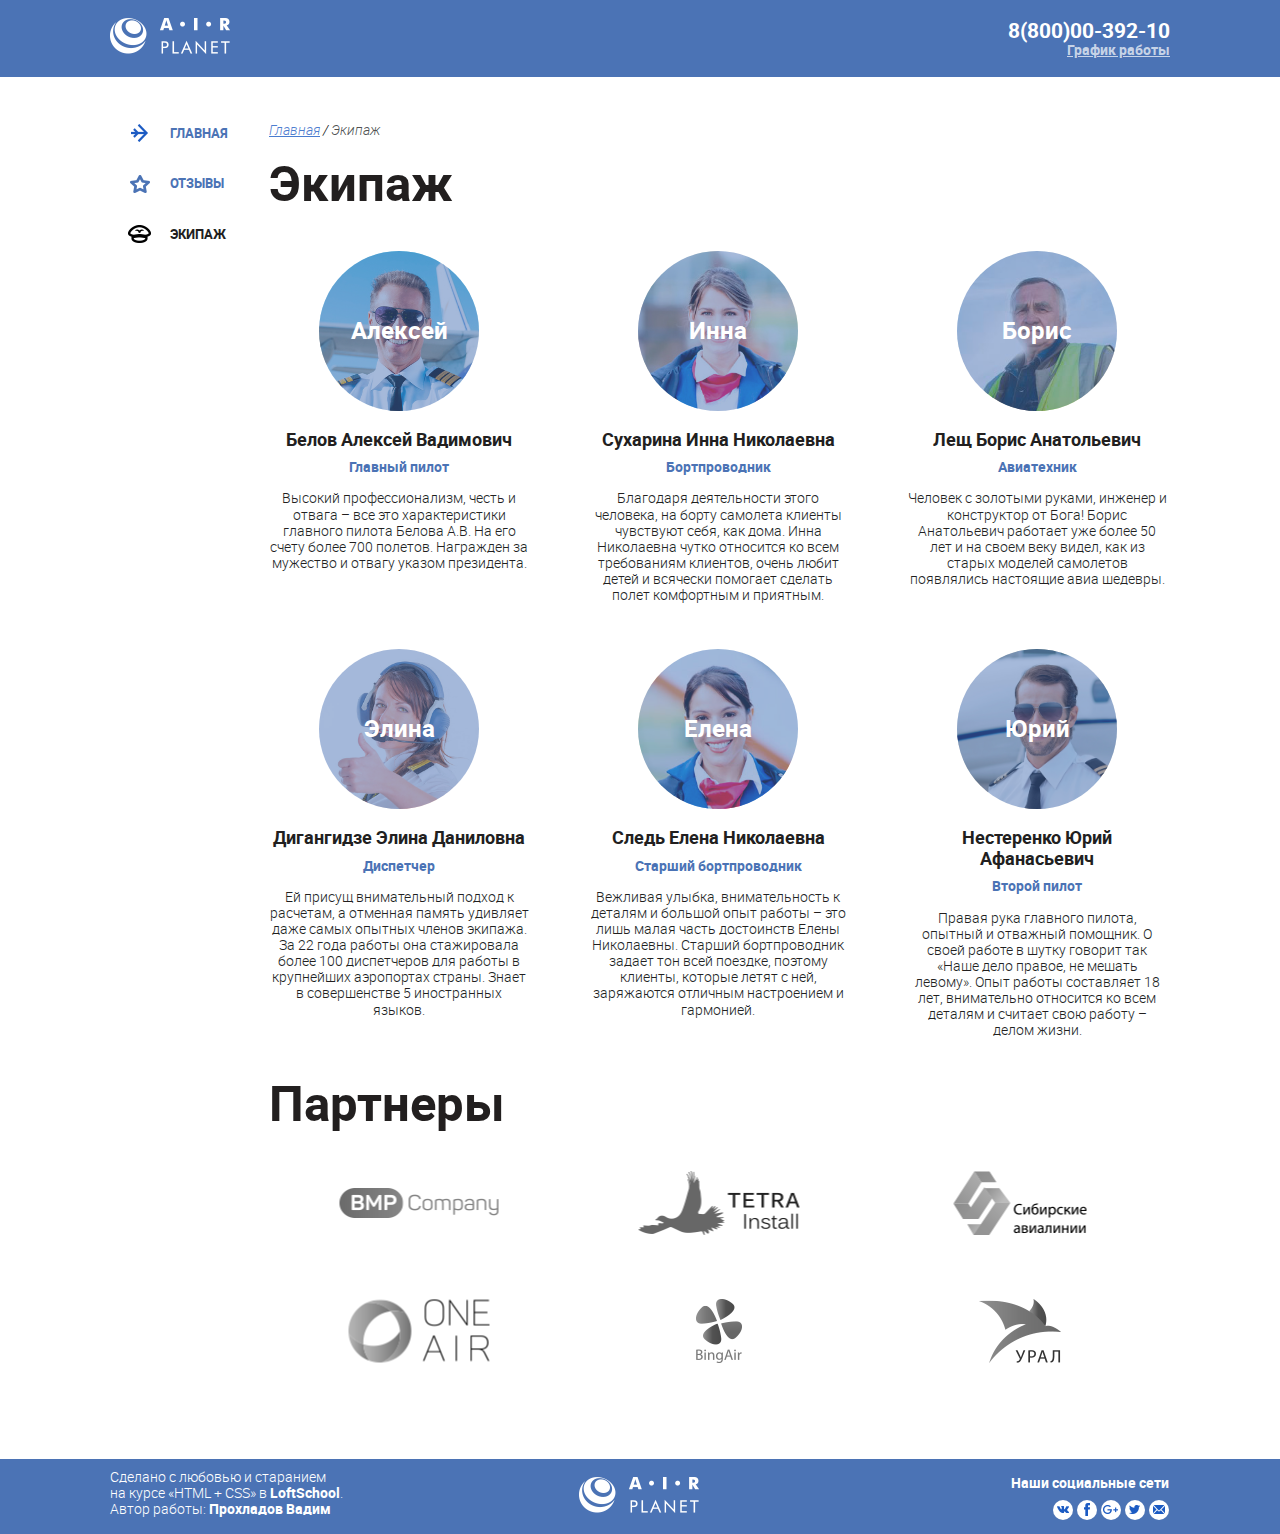
<file: team.html>
<!DOCTYPE html>
<html lang="ru">
<head>
	<meta charset="UTF-8">
	<title>AIR PLANET</title>
	<link rel="apple-touch-icon" sizes="180x180" href="/apple-touch-icon.png">
	<link rel="icon" type="image/png" sizes="32x32" href="./favicon/favicon-32x32.png">
	<link rel="icon" type="image/png" sizes="16x16" href="./favicon/favicon-16x16.png">
	<link rel="manifest" href="./favicon/site.webmanifest">
	<link rel="mask-icon" href="./favicon/safari-pinned-tab.svg" color="#5bbad5">
	<meta name="msapplication-TileColor" content="#da532c">
	<meta name="theme-color" content="#ffffff">
	<link rel="stylesheet" href="css/normalize.css">
	<link rel="stylesheet" href="css/style.css">
	
</head>
<body>
	<div class="wraper">
		<div class="container">
			<header class="head">
				<div class="head__container clerfix">
					
				
					<div class="head__col">
						<a href="" class="logo-head">
							<img class="logo__picture" src="img/logo_header.png" alt="AIR PLANET">
						</a>
					</div>
					<div class="head__col head__col--right">
						<div class="contacts">
							<a href="tel: +78000039210" class="contacts__telefon">8(800)00-392-10</a>
							<div class="contacts__dropdow">График работы
								<section title="график работы" class="dropdown">
									<div class="dropdown__wrap">
										<div class="dropdown__triangel"></div>
										<h3 class="dropdown__time">пн-вс: 09:00-20:00</h3>
										<h3 class="dropdown__dinner">обед: 14:00-14:30</h3>
									</div>
								</section>
							</div>
						</div>
					</div>
				</div>			
				
			</header>
			<div class="main-content clerfix">

				<aside class="sidebar">
					<ul class="menu">
						<li class="menu__item">
							<a href="main.html" class="menu__link">
							<div class="menu__img-main"></div>
							<span class="menu__word">Главная</span>
							</a>
						</li>
						<li class="menu__item">
							<a href="feed.html" class="menu__link">
							<div class="menu__img-feed"></div>
							<span class="menu__word">Отзывы</span>
							</a>
						</li>
						<li class="menu__item">
							<a href="#" class="menu__link menu__link--active">
							<div class="menu__img-team menu__img-team--active"></div>
							<span class="menu__word">Экипаж</span>
							</a>
						</li>
					</ul>
				</aside>

				<div class="right-content">
					<nav class="breadcrumbs">
						<ul class="breadcrumbs__list">
							<li class="breadcrumbs__item">
									<a href="main.html" class="breadcrumbs__link">Главная</a>
							</li>
							<li class="breadcrumbs__item">
									<span  class="breadcrumbs__link breadcrumbs__link--active">Экипаж</span>
							</li>
						</ul>
					</nav>
					
					<article class="team">
						<h1 class="h1-team">Экипаж</h1>

						<ul class="team__list">
							<li class="team__item">
								<div class="team__img team__img--alex">
									<div class="team__img__name">Алексей</div>
								</div>
								<h3 class="team__name">Белов Алексей Вадимович</h3>
								<h4 class="team__specification">Главный пилот</h4>
								<p class="team__p">Высокий профессионализм, честь и отвага – все это характеристики главного пилота Белова А.В. На его счету более 700 полетов. Награжден за мужество и отвагу указом президента.</p>
							</li>
							<li class="team__item">
								<div class="team__img team__img--inna">
									<div class="team__img__name">Инна</div>
								</div>
								<h3 class="team__name">Сухарина Инна Николаевна</h3>
								<h4 class="team__specification">Бортпроводник</h4>
								<p class="team__p">Благодаря деятельности этого человека, на борту самолета клиенты чувствуют себя, как дома. Инна Николаевна чутко относится ко всем требованиям клиентов, очень любит детей и всячески помогает сделать полет комфортным и приятным.</p>
							</li>
							<li class="team__item">
								<div class="team__img team__img--boris">
									<div class="team__img__name">Борис</div>
								</div>
								<h3 class="team__name">Лещ Борис Анатольевич</h3>
								<h4 class="team__specification">Авиатехник</h4>
								<p class="team__p">Человек с золотыми руками, инженер и конструктор от Бога! Борис Анатольевич работает уже более 50 лет и на своем веку видел, как из старых моделей самолетов появлялись настоящие авиа шедевры.</p>
							</li>
							<li class="team__item">
								<div class="team__img team__img--lina">
									<div class="team__img__name">Элина</div>
								</div>
								<h3 class="team__name">Дигангидзе Элина Даниловна</h3>
								<h4 class="team__specification">Диспетчер</h4>
								<p class="team__p">Ей присущ внимательный подход к расчетам, а отменная память удивляет даже самых опытных членов экипажа. За 22 года работы она стажировала более 100 диспетчеров для работы в крупнейших аэропортах страны.  Знает в совершенстве 5 иностранных языков.</p>
							</li>
							<li class="team__item">
								<div class="team__img team__img--elena">
									<div class="team__img__name">Елена</div>
								</div>
								<h3 class="team__name">Следь Елена Николаевна</h3>
								<h4 class="team__specification">Старший бортпроводник</h4>
								<p class="team__p">Вежливая улыбка, внимательность к деталям и большой опыт работы – это лишь малая часть достоинств Елены Николаевны. Старший бортпроводник задает тон всей поездке, поэтому клиенты, которые летят с ней, заряжаются отличным настроением и гармонией.</p>
							</li>
							<li class="team__item">
								<div class="team__img team__img--ury">
									<div class="team__img__name">Юрий</div>
								</div>
								<h3 class="team__name">Нестеренко Юрий Афанасьевич</h3>
								<h4 class="team__specification">Второй пилот</h4>
								<p class="team__p">Правая рука главного пилота, опытный и отважный помощник. О своей работе в шутку говорит так «Наше дело правое, не мешать левому». Опыт работы составляет 18 лет, внимательно относится ко всем деталям и считает свою работу – делом жизни.</p>
							</li>
						</ul>

					</article>
					<h2 class="h2-partner">Партнеры</h2>
					<article class="partner clerfix">
						<ul class="partner__list">
							<li class="partner__item">
								<div class="partner__logo-bmp"></div>
							</li>
							<li class="partner__item">
								<div class="partner__logo-tetra"></div>
							</li>
							<li class="partner__item">
								<div class="partner__logo-sib"></div>
							</li>
							<li class="partner__item">
								<div class="partner__logo-one"></div>
							</li>
							<li class="partner__item">
								<div class="partner__logo-bing"></div>
							</li>
							<li class="partner__item">
								<div class="partner__logo-ural"></div>
							</li>
						</ul>
					</article>
				</div>
			</div>
		</div>
	</div>
	<footer class="footer">
		<div class="footer__container clerfix">

			<div class="footer__col footer__col--left">
				<span class="footer__inf">Сделано с любовью и старанием <br> на курсе «HTML + CSS» в <b>LoftSchool</b>. <br> Автор работы: <b>Прохладов Вадим</b>
				</span>
			</div>

			<div class="footer__col footer__col--middle">
				<a href="#" class="footer__logo-link">
					<img src="img/logo_header.png" alt="AIR PLANET" class="footer__logo">
				</a>
				
			</div>

			<div class="footer__col footer__col--right">
				<span class="footer__social-net">Наши социальные сети</span>
				<ul class="footer__list">
					<li class="footer__item">
						<a href="#" class="footer__link-social footer__link-social--vk"></a>
					</li>
					<li class="footer__item">
						<a href="#" class="footer__link-social footer__link-social--fb"></a>
					</li>
					<li class="footer__item">
						<a href="#" class="footer__link-social footer__link-social--google"></a>
					</li>
					<li class="footer__item">
						<a href="#" class="footer__link-social footer__link-social--tw"></a>
					</li>
					<li class="footer__item">
						<a href="#" class="footer__link-social footer__link-social--mail"></a>
					</li>
					
					
				</ul>
			</div>
		</div>
	</footer>
</body>
</html>
</file>
<file: css/style.css>
@font-face {
    font-family: 'roboto';
    src: url('../fonts/roboto-bold_1-webfont.woff2') format('woff2'),
         url('../fonts/roboto-bold_1-webfont.woff') format('woff');
    font-weight: 700;
    font-style: normal;
    font-display: fallback;

}

@font-face {
    font-family: 'roboto';
    src: url('../fonts/roboto-light_1-webfont.woff2') format('woff2'),
         url('../fonts/roboto-light_1-webfont.woff') format('woff');
    font-weight: 300;
    font-style: normal;
    font-display: fallback;

}

@font-face {
    font-family: 'roboto';
    src: url(../fonts/roboto-lightitalic_1-webfont.woff2) format('woff2'),
         url(../fonts/roboto-lightitalic_1-webfont.woff) format('woff');
    font-weight: 300;
    font-style: italic;
    font-display: fallback;

}


body {
  
  box-sizing: border-box;
  font-family: "Roboto", Arial, sans-serif;
  font-size: 16px;
  -webkit-font-smoothing: antialiased;
  -moz-osx-font-smoothing: antialiased;
 }
 html, body {
  width: 100%;
  height: 100%;
}
 ul {
  list-style: none;
  margin: 0;
  padding: 0;
}
.wraper {
  position: relative;
  min-height: 100%; 
  min-width: 1100px;/*ширина должна быть размером с ширину контенте + 20px с каждой стороны*/
  overflow: hidden;
}
.container {
  
   background: #ffffff;
 }


 .head {
  /*min-height: 78px;*/
 background: #4B73B5;
 padding: 18px 0 18px 0;
 
 
 
 }
 .head__container{
   margin: 0 auto;
   width: 1060px;
   box-sizing:border-box; 
 }
 
 .clerfix:after {
  content: "";
  display: block;
  clear: both;
 }
 

.head__col {
  
  display: inline-block;
  width: 50%; 
  float: left;
  text-align: left;
  
  
  }
  .head__col--right {
    text-align: right;
   
    
  }
  .logo-head {
    display: inline-block;
    
    
    
  }
  .logo__picture {
    display: inline-block;
    
  }
  .contacts {
    display: inline-block;
    
  }

 

.contacts__telefon {

  
  font-weight: bold;
  font-size: 21px;
  color: #ffffff;
  text-decoration: none;
}

.contacts__telefon:hover {
  
  color: rgba(255, 255, 255, .7);
}

.contacts__dropdow {
  display: block;
  font-weight: bold;
  font-size: 14px;
  color: rgba(255, 255, 255, .7);
  text-decoration: underline;
  position: relative;
  
  
}


/*выпадашка*/


.contacts__dropdow:hover {
  text-decoration: none;
  color: #ffffff;
}

.contacts__dropdow:hover .dropdown {
  top: -11px;
}

.dropdown__time, .dropdown__dinner {
  margin: 0px;
  display: inline-block;
  line-height: 30px;
}
.dropdown__time {
  font-size: 14px;
  color: rgb(28, 91, 195);
  font-weight: bold;
}
.dropdown__dinner {
  font-size: 14px;
  color: rgb(34, 31, 31);
  font-weight: 300;
}
.dropdown {
  position: absolute;
  /*top: 30px;*/
  top: 9999px;
}

.dropdown__wrap {
  width: 163px;
  height: 70px;
  background: rgb(255,255,255);
  border-radius: 6px;
  top: 50px;
  position: relative;
  padding-top: 5px;
  padding-left: 22px;
  text-align: left;
  -webkit-box-sizing: border-box;
     -moz-box-sizing: border-box;
          box-sizing: border-box;
  box-shadow: 5px 5px 5px 1px rgba(0, 0, 0, 0.2);
  }

  .dropdown__triangel {
    -webkit-box-sizing: border-box;
       -moz-box-sizing: border-box;
            box-sizing: border-box;
      position: absolute;
      width: 18px;
      height: 18px;
      background: rgb(255,255,255);
      bottom: 100%;
      transform: rotate(45deg);
      margin-bottom: -9px;
    left: 100%;
    margin-left: -26px;
  }

  /*хлебные крошки*/

.breadcrumbs {
  font-weight: 300;
  font-style: italic;
  font-size: 14px;
  padding-top: 45px;
}

.breadcrumbs__link {
  color: rgba(28, 91, 195, .8);
} 

.breadcrumbs__item {
  display: inline-block;
}
.breadcrumbs__item:after {
  content: "/";
}

.breadcrumbs__item:last-child:after {
  display: none;
  }
  .breadcrumbs__link--active {
    color: rgba(34, 31, 31, .8);
    text-decoration: none;
  }
  .sidebar {
    width: 15%;
    /*min-width: 135px;*/
    height: 100%;
    display: inline-block;
    float: left;
    box-sizing: border-box;
    
  }
  .right-content {
    width: 85%;
    height: 100%;
    display: inline-block;
    float: left;
    box-sizing: border-box;
    
  }
  .main-content {
    width: 1060px;
    margin: 0 auto;
  }

/*сайдбар*/
  .menu {
    width: 100%;
    padding: 45px 0 0 18px;
    margin: 0;
    list-style: none;
    box-sizing:border-box;
  }
  .menu__item {
    margin: 0 0 30px 0;
  }

  .menu__link {
    font-weight: bold;
    font-size: 13px;
    text-transform: uppercase;
    color: #4b73b5;
    text-decoration: none;
    transition: color 0.4s
  }
  .menu__link:hover {
    color: #221f1f;
  }
  
  
  .menu__link--active {
    color: #221f1f;
      
  }

  
  
  .menu__img-main {
    position: relative;
    vertical-align: middle;
    display: inline-block;
    width: 23px;
    height: 18px;
    background: url(../img/sidebar/main_icon.png) center center no-repeat;
  }
  .menu__img-main:after {
    content: "";
    position: absolute;
    display: inline-block;
    width: 23px;
    height: 18px;
    opacity: 0;
    transition: opacity 0.4s;
    background: url(../img/sidebar/main_iconblack.png) center center no-repeat;
  }
.menu__link:hover .menu__img-main:after {
    opacity: 1;
  }
  .menu__img-main--active {
    background: url(../img/sidebar/main_iconblack.png) center center no-repeat;
  }
   
  .menu__img-feed {
    vertical-align: middle;
    display: inline-block;
    width: 23px;
    height: 18px;
    background: url(../img/sidebar/feed_icon.png) center center no-repeat #ffffff;
  }
  .menu__img-feed:after {
    content: "";
    display: inline-block;
    width: 23px;
    height: 18px;
    opacity: 0;
    transition: opacity 0.4s;
    background: url(../img/sidebar/feed_iconblack.png) center center no-repeat;
  }
  .menu__link:hover .menu__img-feed:after {
  opacity: 1;
  }
  .menu__img-feed--active {
    background: url(../img/sidebar/feed_iconblack.png) center center no-repeat;
  }
  .menu__img-team {
    vertical-align: middle;
    display: inline-block;
    width: 23px;
    height: 18px;
    background: url(../img/sidebar/team_icon.png) center center no-repeat #ffffff;
  }
  .menu__img-team:after {
    content: "";
    display: inline-block;
    width: 23px;
    height: 18px;
    opacity: 0;
    transition: opacity 0.4s;
    background: url(../img/sidebar/team_iconblack.png) center center no-repeat #ffffff;
  }


  .menu__link:hover .menu__img-team:after {
   opacity: 1;
  }
  .menu__img-team--active {
    background: url(../img/sidebar/team_iconblack.png) center center no-repeat;
  }
  .menu__word {
    display: inline-block;
    vertical-align: middle;
    margin: 0 0 0 16px;
  }
 
  .banner {
    padding-top: 13px;
    margin-bottom: 90px;
    
    
  }
  .banner__img {
    max-width: 100%;
    }
  
  /*секция с тарифами*/
.h1__rates {
    
  font-size: 49px;
  color: rgb(34, 31, 31);
  font-weight: bold;
  line-height: 0.776;
  position: absolute;
  left: -5.953px;
  top: -94.918px;
  width: 181px;
  height: 47px;
  z-index: 2;
 
  
  }
  .rates {
  position: relative;
  width: 100%;
  box-sizing: border-box;
  text-align: center;
  }
  
  .rates__list {
    margin: 0;
    padding: 0;
    list-style: none;
    margin: 0 auto;
    display: inline-block;
    
  }
  .rates__item {
    display: inline-block;
    width: 248px;
    height: 454px;
    border-radius: 5px;
    padding-top: 40px;
    
    box-sizing: border-box;
    border: 1px solid rgba(14, 186, 197, .0);
  }
  .rates__item:hover {
    border: 1px solid #0ebac5;
    border-radius: 5px;
    box-sizing: border-box;
  }

  .rates__icon {
    display: inline-block;
    width: 66px;
    height: 66px;
    border-radius: 50%;
  }
  .rates__icon--standart {   
    background: url(../img/rates/flower.png) center center no-repeat #4b73b5;
  }
  .rates__icon--favorite {
    background: url(../img/rates/mark-as-favorite-star.png) center center no-repeat #4b73b5;
  }
  .rates__icon--luxury {
    background: url(../img/rates/painter-palette.png) center center no-repeat #4b73b5;
  }

  .rates__name {
    font-weight: bold;
    font-size: 12px;
    text-transform: uppercase;
    /*padding-top: 30px;*/
    line-height: 4.767;
    margin: 0;
  } 

  .rates__description {
    display: inline-block;
    font-weight: 300;
    font-size: 18px;
    /*padding-top: 28px;*/
    line-height: 1.667;
  }

  .rates__option {
    display: inline-block;
    padding: 0;
    list-style: disc;
    font-weight: 300;
    font-size: 18px;
  }
  .rates__option-list {
    line-height: 1.667;
    text-align: left;
  }
  
  .rates__num {
    vertical-align: middle;
    font-weight: 500;
    font-size: 53.89px;
    line-height: 2.383;
  }
  .rates__baks {
    vertical-align: middle;
    font-weight: 400;
    font-size: 30px;
    line-height: 2.383;
  }
  

.h2 {
  font-weight: bold;
  font-size: 49px;
  color: #221f1f;
}

/*секция с новостями*/
.news__item {
  border-bottom: 2px solid #E0E0E0;
  margin-bottom: 26px;
}
.news__item:last-child {
  border-bottom: none;
}

.news__list {
  list-style: none;
  margin: 0;
  padding: 0;
}


.news__img {
  display: inline-block;
  width: 120px;
  height: 120px;
  border-radius: 50%;
  vertical-align: top;
}

.news__rigtcol {
  display: inline-block;
  width: 86%;
  vertical-align: top;
  padding-left: 18px;
  -webkit-box-sizing: border-box;
     -moz-box-sizing: border-box;
          box-sizing: border-box;
}

.news__date {
  font-weight: 300;
  font-size: 14px;
  color: #656464;
  top: 100%;
  
  
}

.news__name {
  padding-top: 10px;
  margin: 0;
  font-weight: bold;
  font-size: 18px;
  color:#221f1f;
}

.news__description {
  margin: 0;
  padding: 18px 0 18px 0;
  font-weight: 300;
  font-size: 18px;
  color: #221f1f;
  }

  /*навигация страниц в новостях*/
.nav {
  
  text-align: center;
  margin: 20px;
}
.nav__feed {
  margin-bottom: 75px;
}
.nav__list {
  list-style: none;
  display: inline-block;
  margin: 0;
}
.nav__item {
  display: inline-block;
}
.nav__link {
  display: inline-block;
  text-decoration: none;
  width: 25px;
  height: 25px;
  font-weight: bold;
  font-size: 14px;
  color: #221f1f;
  text-align: center;
  padding-top: 4px;
  box-sizing:border-box;
}
.nav__link--active {

  background: #4b73b5;
  border-radius: 5px;
  color: #FFF;
}
.nav__link--left {
  width: 25px;
  height: 25px;
  font-weight: 300;
  color: #656464;
}
.nav__link:hover {
  background: #4b73b5;
  border-radius: 5px;
  color: #FFF;
}
.nav__total {
  display: inline-block;
  font-weight: 300;
  font-size: 14px;
  color: #656464;
}

  /*футер*/
  
  .footer {
    background: #4b73b5;
    width: 100%;
    min-height: 75px;
  }

  .footer__container {
    margin: 0 auto;
   width: 1060px;
   box-sizing:border-box;
    
    -webkit-box-sizing: border-box;
       -moz-box-sizing: border-box;
            box-sizing: border-box;
  }

  .footer__col {
    display: inline-block;
    float: left;
    width: 33.3%;
    
    -webkit-box-sizing: border-box;
       -moz-box-sizing: border-box;
            box-sizing: border-box;
  }
  .footer__logo-link {
    display: inline-block;
    
  }
  .footer__col--middle {
    text-align: center;
    padding-top: 18px;
  }
  .footer__col--left {
    padding-top: 10px;
  }

  .footer__item {
    display: inline-block;
  }


.footer__inf {
  display: inline-block;
  font-weight: 100%;
  font-size: 14px;
  color: #FFFFFF;
}

.footer__social-net {
  width: 100%;
  display: inline-block;
  text-align: right;
  font-weight: bold;
  font-size: 14px;
  color: #FFF;
  padding-top: 16px;
}

.footer__list {
  list-style: none;
  display: inline-block;
  text-align: right;
  width: 100%;
  margin: 0;
  padding: 0;
  padding-top: 8px;
}
.footer__link-social:hover {
  box-shadow: 0 0 15px rgba(0,0,0,0.9);
}
.footer__link-social {
  display: block;
  width: 20px;
  height: 20px;
  border-radius: 50%;
}


.footer__link-social--vk {
  background: url(../img/footer/vk.png) center center no-repeat #ffffff;
}

.footer__link-social--fb {
  background: url(../img/footer/fb.png) center center no-repeat #ffffff;
}

.footer__link-social--google {
  background: url(../img/footer/google.png) center center no-repeat #ffffff;
}

.footer__link-social--tw {
  background: url(../img/footer/twitter.png) center center no-repeat #ffffff;
}
.footer__link-social--mail {
  background: url(../img/footer/mail.png) center center no-repeat #ffffff;
}



/*отзывы*/

.h2--feed {
  margin: 0;
  margin-bottom: 45px;
  padding-top: 26px;
}

.feed__item {
  border-bottom: 2px solid #E0E0E0;
  margin-bottom: 26px;
  padding-bottom: 25px;
}
.feed__item:last-child {
  border-bottom: none;
}

.feed__list {
  list-style: none;
  margin: 0;
  padding: 0;
}


.feed__img {
  display: inline-block;
  width: 160px;
  height: 160px;
  border-radius: 50%;
  vertical-align: top;
}

.feed__rigtcol {
  display: inline-block;
  width: 81%;
  vertical-align: top;
  padding-left: 18px;
  -webkit-box-sizing: border-box;
     -moz-box-sizing: border-box;
          box-sizing: border-box;
}

.feed__date {
  font-weight: 300;
  font-size: 14px;
  color: #656464;
  top: 100%;
  
  
}

.feed__name {
  padding-top: 10px;
  margin: 0;
  font-weight: bold;
  font-size: 18px;
  color:#221f1f;
}

.feed__description {
  margin: 0;
  padding: 18px 0 18px 0;
  font-weight: 300;
  font-size: 18px;
  color: #221f1f;
  }
/*зеленая полоса по середине экрана*/

  .ecvator {
    width: 100%;
    min-height: 170px;
    background: url(../img/ecvator.jpg);
    margin-bottom: 49px;
  }

  .ecvator__inf {
    width: 630px;
    margin: 0 auto;
    padding-top: 45px;
  }

  .ecvator__inf {
    font-size: 18px;
    color: rgb(255, 255, 255);
    line-height: 1.667;
    }

    .ecvator__text {
      margin: 0;
    }
    .contacts-ecvator {
      text-decoration: none;
      font-weight: bold;
      color: rgb(255, 255, 255);
    }

    .contacts-ecvator--site {
      text-decoration: underline;
    }
    .contacts-ecvator:hover {
      color: rgb(204, 204, 204);
    }


    /*форма отзывов*/
    
.form {
  width: 100%;
  margin-bottom: 50px;
}
.form__h2 {
  font-size: 49px;
  color: rgb(34, 31, 31);
  font-weight: bold;
  line-height: 0.776;
  margin: 0;
  margin-bottom: 26px;
}
.form__feed {
  position: relative;
  margin: 0 auto;
  padding: 50px 70px 50px 70px;
  width: 700px;
  min-height: 427px;
  background: #f5f5f5;
  box-sizing: border-box;
  border-radius: 3px;
}
.form__label {
  margin-bottom: 8px;
  display: inline-block;
  font-size: 14px;
  color: rgb(34, 31, 31);
  font-weight: 300;
}

.form__name {
  margin: 0;
  width: 270px;
  height: 45px;
  border-radius: 3px;
  background-color: rgb(255, 255, 255);
  padding-left: 8px;
  box-sizing: border-box;
  margin-bottom: 40px;
  display: inline-block;
  border: none;
}
.form__name--vk {
  
}
.form__block {
  width: 270px;
  display: inline-block;
  box-sizing: border-box;
  
}
.form__block-right {
  margin-left: 16px;
}

.form__name--area {
  width: 560px;
  height: 90px;
  margin: 0;
  padding: 10px;
  margin-bottom: 20px;
  border-width: 1px;
  border-color: rgb(75, 115, 181);
  border-style: solid;
  box-sizing: border-box;
}
.form__h3 {
  margin: 0;
  margin-bottom: 10px;
  font-weight: 300;
  font-size: 14px;
  color: rgb(34, 31, 31);
}
.label {
  position: relative;
}
.label--right {
  margin-left: 20px;
}
.radio{
  position: absolute;
  display: none;
}
.text {
  font-weight: 300;
  font-size: 14px;
  color: rgb(34, 31, 31);
}
.check {
  width: 18px;
  height: 18px;
  border: 1px solid rgb(201, 201, 201);
  border-radius: 50%;
  display: inline-block;
  vertical-align: middle;
}
.text {
  vertical-align: middle;
}

.radio--yes:checked + .check--yes {
  border: 1px solid rgb(75, 115, 181);
  background: url(../img/radio/rad.png) center center no-repeat;
}
.radio--no:checked + .check--no {
  border: 1px solid rgb(75, 115, 181);
  background: url(../img/radio/rad.png) center center no-repeat;
}

.form__button {
  width: 154px;
  height: 45px;
  border: none;
  border-radius: 3px;
  background-color: rgb(75, 115, 181);
  color: rgb(255, 255, 255);
  text-transform: uppercase;
  font-weight: bold;
  font-size: 12px;
  display: inline-block;
  position: absolute;
  top: 366px;
  left: 476px;
}
.form__img-button {
  vertical-align: middle;
  display: inline-block;
  width: 15px;
  height: 14px;
  background: url(../img/form_button/white.png) center center no-repeat;
  margin-left: 10px;
  box-sizing: border-box
}
.form__word-button {
  display: inline-block;
  vertical-align: middle;
  
}
.form__button:hover {
  background: rgb(255, 255, 255);
  color: rgb(75, 115, 181);
}
.form__button:hover .form__img-button {
   background: url(../img/form_button/black.png) center center no-repeat;
}


/*экипаж*/
.team {
 
}

.h1-team {
  font-size: 49px;
  color: rgb(34, 31, 31);
  font-weight: bold;
  margin: 0;
  line-height: 37px;
  margin-top: 26px;
  margin-bottom: 50px;
}

.team__item {
  display: inline-block;
  width: 260px;
  text-align: center;
  vertical-align: top;
  margin-bottom: 46px;
  margin-right: 55px;  
}

.team__item:nth-of-type(3n) {
  margin-right: 0;
}
.team__img {
  position: relative;
  width: 160px;
  height: 160px;
  border-radius: 50%;
  display: inline-block;
  margin-bottom: 18px;
  
}
.team__img--alex {
  background: url(../img/team/alex.jpg);
  -webkit-background-size: cover;
       -o-background-size: cover;
          background-size: cover;
}
.team__img--inna {
  background: url(../img/team/inna.jpg);
  -webkit-background-size: cover;
       -o-background-size: cover;
          background-size: cover;
}
.team__img--boris {
  background: url(../img/team/boris.jpg);
  -webkit-background-size: cover;
       -o-background-size: cover;
          background-size: cover;
}
.team__img--lina {
  background: url(../img/team/elina.jpg);
  -webkit-background-size: cover;
       -o-background-size: cover;
          background-size: cover;
}
.team__img--elena {
  background: url(../img/team/elena.jpg);
  -webkit-background-size: cover;
       -o-background-size: cover;
          background-size: cover;
}
.team__img--ury {
  background: url(../img/team/ury.jpg);
  -webkit-background-size: cover;
       -o-background-size: cover;
          background-size: cover;
}
.team__img:after {

  content: "";
  display: inline-block;
  width: 160px;
  height: 160px;
  border-radius: 50%;
  opacity: 0.5;
  background: rgb(75, 115, 181);
  
}
.team__img__name {
  z-index: 10;
  width: 100%;
  overflow: hidden;
  display: inline;
  position: absolute;
  top: 50%;
  left: 50%;
  font-size: 24px;
  color: rgb(255, 255, 255);
  font-weight: bold;
  -webkit-transform: translate(-50%, -50%);
     -moz-transform: translate(-50%, -50%);
      -ms-transform: translate(-50%, -50%);
       -o-transform: translate(-50%, -50%);
          transform: translate(-50%, -50%);
}
.team__name {
  margin: 0;
  font-weight: bold;
  font-size: 18px;
  color: rgb(34, 31, 31);
  margin-bottom: 10px;
}
.team__specification {
  margin: 0;
  font-weight: bold;
  font-size: 14px;
  color: rgb(75, 115, 181);
  margin-bottom: 15px;
}
.team__p {
  margin: 0;
  font-weight: 300;
  font-size: 14px;
  color: rgb(34, 31, 31);
}


/*партнеры*/

.h2-partner {
  font-size: 49px;
  color: rgb(34, 31, 31);
  font-weight: bold;
  margin: 0;
  line-height: 37px;
  margin-bottom: 50px;
}

ul {
  list-style: none;
  margin: 0;
  padding: 0;
}
.partner__list {
  font-size: 0;
  margin-bottom: 32px;
}
.partner__item {
  position: relative;
  display: inline-block;
  width: calc(100% / 3);
  min-height: 64px;
  margin-bottom: 64px;
  -webkit-box-sizing: border-box;
     -moz-box-sizing: border-box;
          box-sizing: border-box;
}
.partner__logo-bmp {
  position: absolute;
  display: block;
  width: 159px;
    height: 30px;
    left: 50%;
    top: 50%;
    -webkit-transform: translate(-50%, -50%);
       -moz-transform: translate(-50%, -50%);
        -ms-transform: translate(-50%, -50%);
         -o-transform: translate(-50%, -50%);
            transform: translate(-50%, -50%);
    background: url(../img/spritepartner/sprite-partners.png) -0px -128px no-repeat;
}
.partner__logo-bmp:after {
  content: "";
  display: block;
  width: 159px;
    height: 30px;
    opacity: 0;
    transition: opacity 0.4s;
    background: url(../img/spritepartner/sprite-partners.png) -0px -158px no-repeat;
}
.partner__logo-bmp:hover:after {
  opacity: 1;
}

.partner__logo-tetra {
  position: absolute;
  display: block;
  width: 161px;
    height: 64px;
    left: 50%;
    top: 50%;
    -webkit-transform: translate(-50%, -50%);
       -moz-transform: translate(-50%, -50%);
        -ms-transform: translate(-50%, -50%);
         -o-transform: translate(-50%, -50%);
            transform: translate(-50%, -50%);
    background: url(../img/spritepartner/sprite-partners.png) -0px -0px no-repeat;
}
.partner__logo-tetra:after {
  content: "";
  display: block;
  width: 161px;
    height: 64px;
    opacity: 0;
    transition: opacity 0.4s;
    background: url(../img/spritepartner/sprite-partners.png) -0px -64px no-repeat;
}
.partner__logo-tetra:hover:after {
  opacity: 1;
}

.partner__logo-sib {
  position: absolute;
  display: block;
  width: 133px;
    height: 64px;
    left: 50%;
    top: 50%;
    -webkit-transform: translate(-50%, -50%);
       -moz-transform: translate(-50%, -50%);
        -ms-transform: translate(-50%, -50%);
         -o-transform: translate(-50%, -50%);
            transform: translate(-50%, -50%);
    background: url(../img/spritepartner/sprite-partners.png) -0px -314px no-repeat;
}

.partner__logo-sib:after {
  content: "";
  display: block;
  width: 133px;
    height: 64px;
    opacity: 0;
    transition: opacity 0.4s;
    background: url(../img/spritepartner/sprite-partners.png) -0px -378px no-repeat;
}

.partner__logo-sib:hover:after {
  opacity: 1;
}

.partner__logo-one {
  position: absolute;
  display: block;
  width: 141px;
    height: 63px;
    left: 50%;
    top: 50%;
    -webkit-transform: translate(-50%, -50%);
       -moz-transform: translate(-50%, -50%);
        -ms-transform: translate(-50%, -50%);
         -o-transform: translate(-50%, -50%);
            transform: translate(-50%, -50%);
    background: url(../img/spritepartner/sprite-partners.png) -0px -188px no-repeat;
}

.partner__logo-one:after {
  content: "";
  display: block;
  width: 141px;
    height: 63px;
    opacity: 0;
    transition: opacity 0.4s;
    background: url(../img/spritepartner/sprite-partners.png) -0px -251px no-repeat;
}

.partner__logo-one:hover:after {
  opacity: 1;
}

.partner__logo-bing {
  position: absolute;
  display: block;
  width: 46px;
    height: 64px;
    left: 50%;
    top: 50%;
    -webkit-transform: translate(-50%, -50%);
       -moz-transform: translate(-50%, -50%);
        -ms-transform: translate(-50%, -50%);
         -o-transform: translate(-50%, -50%);
            transform: translate(-50%, -50%);
    background: url(../img/spritepartner/sprite-partners.png) -82px -442px no-repeat;
}

.partner__logo-bing:after {
  content: "";
  display: block;
  width: 46px;
    height: 64px;
    opacity: 0;
    transition: opacity 0.4s;
    background: url(../img/spritepartner/sprite-partners.png) -82px -506px no-repeat;
}

.partner__logo-bing:hover:after {
  opacity: 1;
}

.partner__logo-ural {
  position: absolute;
  display: block;
  width: 82px;
    height: 64px;
    left: 50%;
    top: 50%;
    -webkit-transform: translate(-50%, -50%);
       -moz-transform: translate(-50%, -50%);
        -ms-transform: translate(-50%, -50%);
         -o-transform: translate(-50%, -50%);
            transform: translate(-50%, -50%);
    background: url(../img/spritepartner/sprite-partners.png) -0px -442px no-repeat;
}

.partner__logo-ural:after {
  content: "";
  display: block;
  width: 82px;
    height: 64px;
    opacity: 0;
    transition: opacity 0.4s;
    background: url(../img/spritepartner/sprite-partners.png) -0px -506px no-repeat;
}

.partner__logo-ural:hover:after {
  opacity: 1;
}

/*интро*/

.wraper__intro {
  
  width: 100%;
  height: 100%;
  overflow: hidden;
}

/*.img-intro {
  position: relative;
  width: 100%;
  height: 100%;
}*/

.fon {
  position: absolute;
  text-align: center;
  top: 0;
  right: 0;
  bottom: 0;
  left: 0;
  background: url(../img/intro.jpg);
  -webkit-background-size: cover;
       -o-background-size: cover;
          background-size: cover;
}


.fon:before {
  content: "";
  display: inline-block;
  vertical-align: middle;
  width: 0;
  height: 100%;
}

.intro__content {
  display: inline-block;
  text-align: center;
  vertical-align: middle;
  width: 207px;
  -webkit-animation: gif 1s;
     -moz-animation: gif 1s;
       -o-animation: gif 1s;
          animation: gif 1s;
}

/*@-webkit-keyframes gif {
  from {  }
  to {  }
}*/

@keyframes gif {
  from { 
    transform: translateY(0px);
    opacity:0;
  }
  25% { 
    transform: translateY(0px);
    opacity:0.5;
  }
  40% { transform: translateY(-70px);
  opacity: 1; 
  }
  45% { transform: translateY(0px) }
  70% { transform: translateY(-30px) }
  77% { transform: translateY(0px) }
  87% { transform: translateY(-10px) }
  
  to { transform: translateY(0px) }
}

.intro__logo {
  display: inline-block;
  width: 111px;
  height: 185px;
  margin-bottom: 40px;
  background: url(../img/logo_intro.png);
}

.intro__button {
  margin: 0;
  padding: 0;
  text-decoration: none;
  display: inline-block;
  width: 205px;
  height: 43px;
  border: 1px solid rgb(28, 91, 195);
  border-radius: 3px;
  background: rgba(28, 91, 195, 0);
  transition: background 0.4s;
}

.intro__button:hover {
  background: rgba(28, 91, 195, 1);
}
.intro__button:hover  .intro__button__word {
  color: rgb(255, 255, 255);
}

.intro__button:hover .intro__button__icon-main:after {
  opacity: 1;
}

.intro__button__word {
  font-size: 12px;
  font-weight: bold;
  color: rgb(28, 91, 196);
  text-transform: uppercase;
  line-height: 43px;
  transition: color 0.4s;
  -webkit-box-sizing: border-box;
     -moz-box-sizing: border-box;
          box-sizing: border-box;
}

.intro__button__icon-main {
  display: inline-block;
  width: 15px;
  height: 14px;
  vertical-align: middle;
  margin-left: 8px;
  
  background: url(../img/intro-button/main_icon.png) center center no-repeat;
}

.intro__button__icon-main:after {
  content: "";
  display: inline-block;
  width: 15px;
  height: 14px;
  opacity: 0;
  transition: opacity 0.4s;
  background: url(../img/intro-button/main_iconw.png) center center no-repeat;
}
</file>
